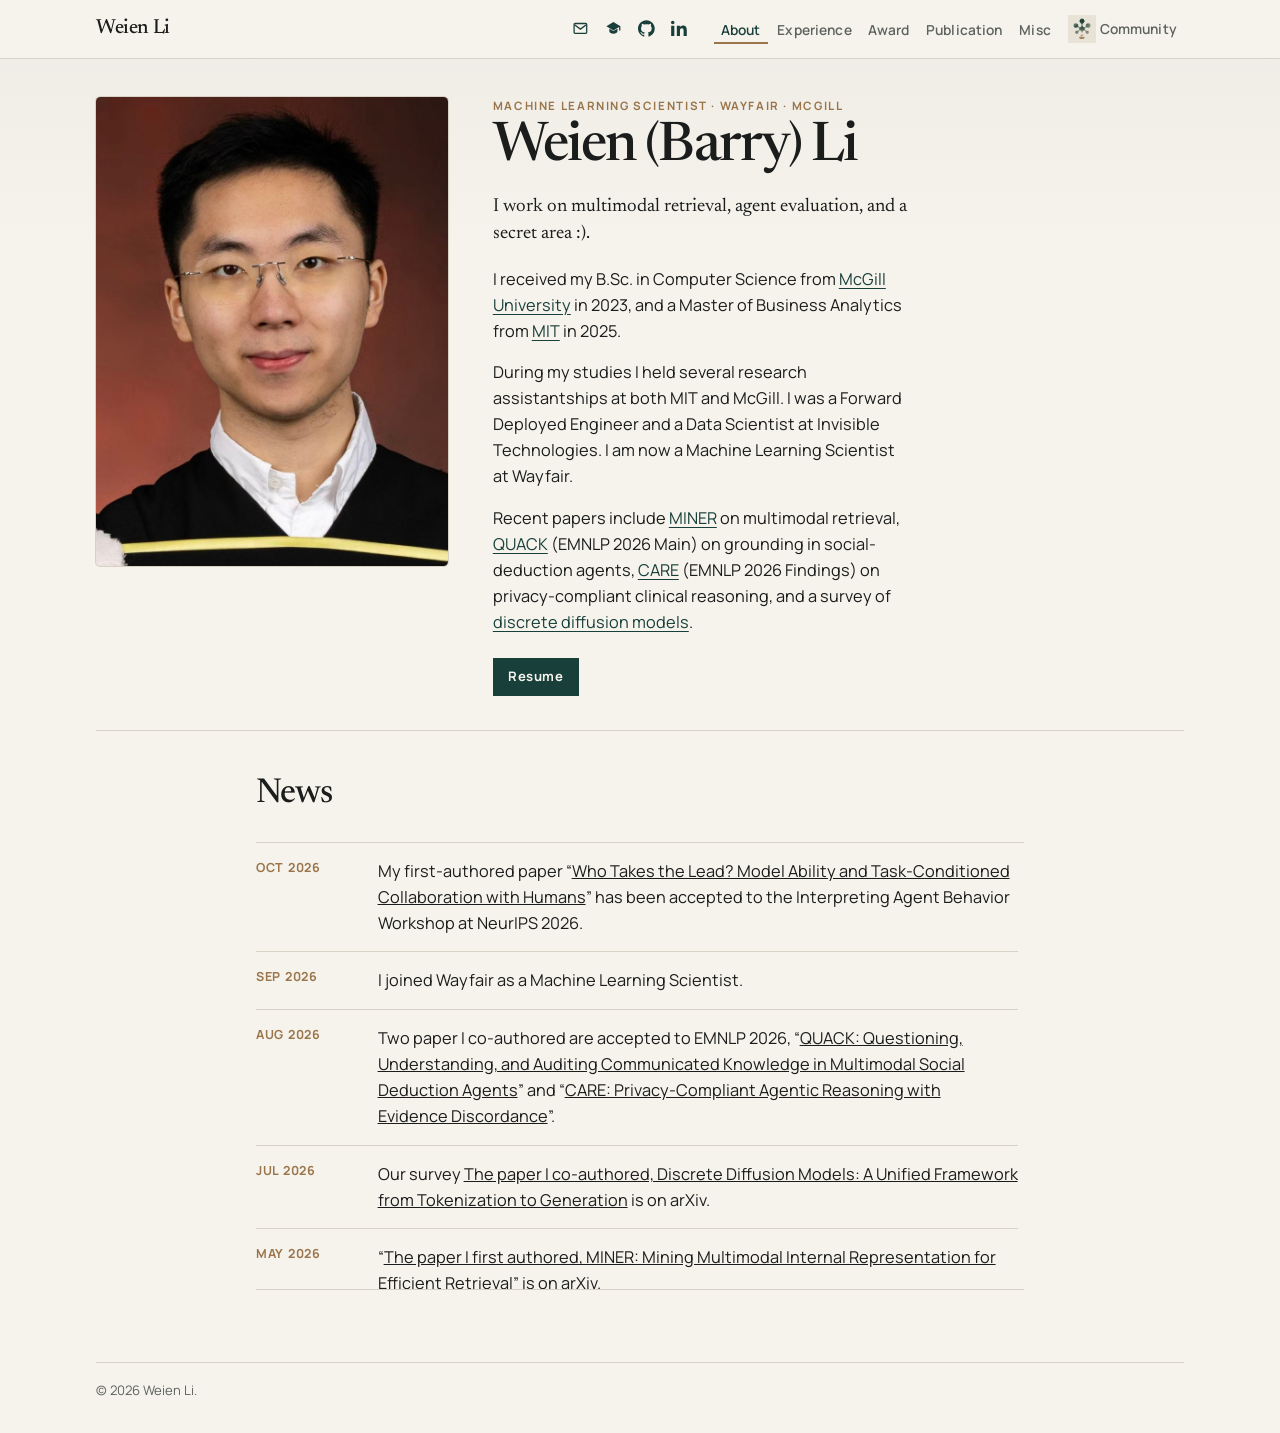
<file: index.html>
<!doctype html>
<html lang="en">
<head>
  <meta charset="utf-8">
  <meta name="viewport" content="width=device-width, initial-scale=1">
  <meta name="description" content="Weien (Barry) Li — Machine Learning Scientist at Wayfair. Multimodal retrieval, agent evaluation, and applied ML.">
  <title>Weien (Barry) Li</title>
  <link rel="icon" href="/assets/images/favicon.png" type="image/png" sizes="64x64">
  <link rel="icon" href="/favicon.ico" sizes="any">
  <link rel="apple-touch-icon" href="/assets/apple-touch-icon.png">
  <link rel="stylesheet" href="/css/site.css">
</head>
<body class="rs-body">
<a class="rs-skip" href="#main">Skip to content</a>
<header class="rs-bar">
  <div class="rs-bar__inner">
    <a class="rs-name" href="/">Weien Li</a>
    <button class="rs-menu" type="button" aria-expanded="false" aria-controls="rs-nav" data-rs-menu>Menu</button>
    <nav class="rs-nav" id="rs-nav" aria-label="Personal site">
      <ul class="rs-icons">
        <li>
          <a class="rs-icon" href="mailto:barryl09@alum.mit.edu" aria-label="Email">
            <svg viewBox="0 0 24 24" fill="none" stroke="currentColor" stroke-width="1.8" aria-hidden="true"><rect x="3" y="5" width="18" height="14" rx="1.5"/><path d="m4 7 8 6 8-6"/></svg>
          </a>
        </li>
        <li>
          <a class="rs-icon" href="https://scholar.google.com/citations?user=R1kv9EcAAAAJ&hl=en" target="_blank" rel="noopener noreferrer" aria-label="Google Scholar">
            <svg viewBox="0 0 24 24" fill="currentColor" aria-hidden="true"><path d="M12 3 2 9l10 6 8.2-4.92V15H22V9L12 3z"/><path d="M6.2 12.4V16c0 2 2.7 3.6 5.8 3.6s5.8-1.6 5.8-3.6v-3.6l-5.8 3.48L6.2 12.4z"/></svg>
          </a>
        </li>
        <li>
          <a class="rs-icon" href="https://github.com/WeienLi" target="_blank" rel="noopener noreferrer" aria-label="GitHub">
            <svg viewBox="0 0 98 96" fill="currentColor" aria-hidden="true"><path fill-rule="evenodd" d="M48.854 0C21.839 0 0 22 0 49.217c0 21.756 13.993 40.172 33.405 46.69 2.427.49 3.316-1.059 3.316-2.362 0-1.141-.08-5.052-.08-9.127-13.59 2.777-16.42-5.867-16.42-5.867-2.184-5.704-5.42-7.17-5.42-7.17-4.448-3.015.324-3.015.324-3.015 4.934.326 7.523 5.052 7.523 5.052 4.367 7.496 11.404 5.378 14.235 4.074.404-3.178 1.699-5.378 3.074-6.6-10.839-1.141-22.243-5.378-22.243-24.283 0-5.378 1.94-9.778 5.014-13.2-.485-1.222-2.184-6.275.486-13.038 0 0 4.125-1.304 13.426 5.052a46.97 46.97 0 0 1 12.214-1.63c4.125 0 8.33.571 12.213 1.63 9.302-6.356 13.427-5.052 13.427-5.052 2.67 6.763.97 11.816.485 13.038 3.155 3.422 5.015 7.822 5.015 13.2 0 18.905-11.404 23.06-22.324 24.283 1.78 1.548 3.316 4.481 3.316 9.126 0 6.6-.08 11.897-.08 13.526 0 1.304.89 2.853 3.316 2.364 19.412-6.52 33.405-24.935 33.405-46.691C97.707 22 75.788 0 48.854 0z"/></svg>
          </a>
        </li>
        <li>
          <a class="rs-icon" href="https://www.linkedin.com/in/barry-li-0567151b5/" target="_blank" rel="noopener noreferrer" aria-label="LinkedIn">
            <svg viewBox="0 0 24 24" fill="currentColor" aria-hidden="true"><path d="M4.98 3.5C4.98 4.88 3.88 6 2.5 6S0 4.88 0 3.5 1.12 1 2.5 1s2.48 1.12 2.48 2.5zM.22 8.25h4.56V23H.22V8.25zM8.34 8.25h4.37v2.01h.06c.61-1.16 2.1-2.38 4.32-2.38 4.62 0 5.47 3.04 5.47 7v8.12h-4.56v-7.2c0-1.72-.03-3.93-2.4-3.93-2.4 0-2.77 1.87-2.77 3.8V23H8.34V8.25z"/></svg>
          </a>
        </li>
      </ul>
      <ul class="rs-links">
        <li><a href="/" class="is-current" aria-current="page">About</a></li>
        <li><a href="/experience/">Experience</a></li>
        <li><a href="/award/">Award</a></li>
        <li><a href="/publication/">Publication</a></li>
        <li><a href="/misc/">Misc</a></li>
        <li><a class="rs-community" href="https://new-ground-ai.github.io/" target="_blank" rel="noopener noreferrer"><img src="/assets/images/new-ground-ai.png" alt="" width="28" height="28">Community</a></li>
      </ul>
    </nav>
  </div>
</header>
<main class="rs-main" id="main">
  <header class="rs-hero">
    <figure class="rs-portrait">
      <div class="rs-photo">
        <img src="/assets/images/barry.jpg" alt="Portrait of Weien (Barry) Li">
      </div>
    </figure>
    <div class="rs-hero__copy">
      <p class="rs-kicker">Machine Learning Scientist · Wayfair · McGill</p>
      <h1>Weien (Barry) Li</h1>
      <p class="rs-lead">I work on multimodal retrieval, agent evaluation, and a secret area :).</p>
      <div class="rs-prose">
        <p>I received my B.Sc. in Computer Science from <a href="https://www.mcgill.ca/" target="_blank" rel="noopener noreferrer">McGill University</a> in 2023, and a Master of Business Analytics from <a href="https://mitsloan.mit.edu/" target="_blank" rel="noopener noreferrer">MIT</a> in 2025.</p>
        <p>During my studies I held several research assistantships at both MIT and McGill. I was a Forward Deployed Engineer and a Data Scientist at Invisible Technologies. I am now a Machine Learning Scientist at Wayfair.</p>
        <p>Recent papers include <a href="https://aaaaa-academia-attractions.github.io/projects/miner/">MINER</a> on multimodal retrieval, <a href="https://aaaaa-academia-attractions.github.io/projects/quack/">QUACK</a> (EMNLP 2026 Main) on grounding in social-deduction agents, <a href="https://aaaaa-academia-attractions.github.io/projects/care/">CARE</a> (EMNLP 2026 Findings) on privacy-compliant clinical reasoning, and a survey of <a href="https://aaaaa-academia-attractions.github.io/projects/discrete-diffusion/">discrete diffusion models</a>.</p>
      </div>
      <div class="rs-actions">
        <a class="rs-cv" href="/assets/pdf/barry_resume.pdf" target="_blank" rel="noopener noreferrer">Resume</a>
      </div>
    </div>
  </header>

  <section class="rs-section" aria-labelledby="news-heading">
    <h2 id="news-heading">News</h2>
    <div class="rs-news-scroll" data-rs-news tabindex="0" role="region" aria-labelledby="news-heading">
    <ol class="rs-news">
      <li>
        <time datetime="2026-10">Oct 2026</time>
        <p>My first-authored paper “<a href="https://openreview.net/forum?id=3WETVAe8Cc" target="_blank" rel="noopener noreferrer">Who Takes the Lead? Model Ability and Task-Conditioned Collaboration with Humans</a>” has been accepted to the Interpreting Agent Behavior Workshop at NeurIPS 2026.</p>
      </li>
      <li>
        <time datetime="2026-09">Sep 2026</time>
        <p>I joined Wayfair as a Machine Learning Scientist.</p>
      </li>
      <li>
        <time datetime="2026-08">Aug 2026</time>
        <p>Two paper I co-authored are accepted to EMNLP 2026, “<a href="https://arxiv.org/abs/2605.27068" target="_blank" rel="noopener noreferrer">QUACK: Questioning, Understanding, and Auditing Communicated Knowledge in Multimodal Social Deduction Agents</a>” and “<a href="https://arxiv.org/abs/2604.01113" target="_blank" rel="noopener noreferrer">CARE: Privacy-Compliant Agentic Reasoning with Evidence Discordance</a>”.</p>
      </li>
      <li>
        <time datetime="2026-07">Jul 2026</time>
        <p>Our survey <a href="https://arxiv.org/abs/2607.13431" target="_blank" rel="noopener noreferrer">The paper I co-authored, Discrete Diffusion Models: A Unified Framework from Tokenization to Generation</a> is on arXiv.</p>
      </li>
      <li>
        <time datetime="2026-05">May 2026</time>
        <p>“<a href="https://arxiv.org/abs/2605.06460" target="_blank" rel="noopener noreferrer">The paper I first authored, MINER: Mining Multimodal Internal Representation for Efficient Retrieval</a>” is on arXiv.</p>
      </li>
      <li>
        <time datetime="2025-09">Oct 2025</time>
        <p>I joined Invisible Technologies as a Data Scientist/Forward Deployed Engineer.</p>
      </li>
      <li>
        <time datetime="2025-09">Sep 2025</time>
        <p>I received a Master of Business Analytics from MIT.</p>
      </li>
      <li>
        <time datetime="2024-09">Sep 2024</time>
        <p>I started working as a research assistant at MIT with Prof. Vivek Farias and Meta.</p>
      </li>
      <li>
        <time datetime="2023-05">May 2023</time>
        <p>I graduated from McGill University with a B.Sc. in Computer Science with distinction.</p>
      </li>
    </ol>
    </div>
  </section>
</main>
<footer class="rs-foot">
  <p>© 2026 Weien Li.</p>
</footer>
<script src="/js/nav.js" defer></script>
</body>
</html>
</file>
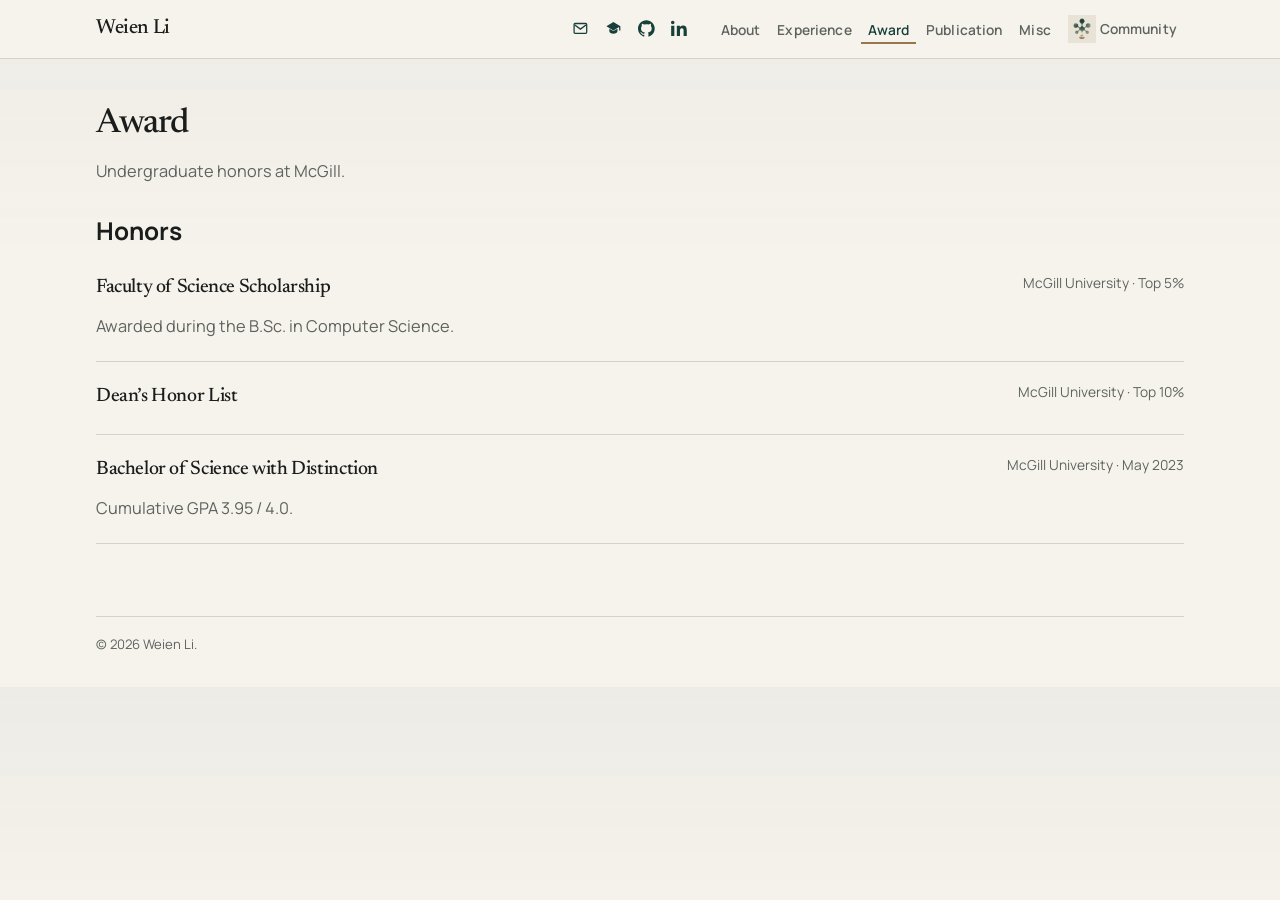
<file: award/index.html>
<!doctype html>
<html lang="en">
<head>
  <meta charset="utf-8">
  <meta name="viewport" content="width=device-width, initial-scale=1">
  <meta name="description" content="Honors and certificates of Weien (Barry) Li.">
  <title>Award | Weien (Barry) Li</title>
  <link rel="icon" href="/assets/images/favicon.png" type="image/png" sizes="64x64">
  <link rel="icon" href="/favicon.ico" sizes="any">
  <link rel="apple-touch-icon" href="/assets/apple-touch-icon.png">
  <link rel="stylesheet" href="/css/site.css">
</head>
<body class="rs-body">
<a class="rs-skip" href="#main">Skip to content</a>
<header class="rs-bar">
  <div class="rs-bar__inner">
    <a class="rs-name" href="/">Weien Li</a>
    <button class="rs-menu" type="button" aria-expanded="false" aria-controls="rs-nav" data-rs-menu>Menu</button>
    <nav class="rs-nav" id="rs-nav" aria-label="Personal site">
      <ul class="rs-icons">
        <li>
          <a class="rs-icon" href="mailto:barryl09@alum.mit.edu" aria-label="Email">
            <svg viewBox="0 0 24 24" fill="none" stroke="currentColor" stroke-width="1.8" aria-hidden="true"><rect x="3" y="5" width="18" height="14" rx="1.5"/><path d="m4 7 8 6 8-6"/></svg>
          </a>
        </li>
        <li>
          <a class="rs-icon" href="https://scholar.google.com/citations?user=R1kv9EcAAAAJ&hl=en" target="_blank" rel="noopener noreferrer" aria-label="Google Scholar">
            <svg viewBox="0 0 24 24" fill="currentColor" aria-hidden="true"><path d="M12 3 2 9l10 6 8.2-4.92V15H22V9L12 3z"/><path d="M6.2 12.4V16c0 2 2.7 3.6 5.8 3.6s5.8-1.6 5.8-3.6v-3.6l-5.8 3.48L6.2 12.4z"/></svg>
          </a>
        </li>
        <li>
          <a class="rs-icon" href="https://github.com/WeienLi" target="_blank" rel="noopener noreferrer" aria-label="GitHub">
            <svg viewBox="0 0 98 96" fill="currentColor" aria-hidden="true"><path fill-rule="evenodd" d="M48.854 0C21.839 0 0 22 0 49.217c0 21.756 13.993 40.172 33.405 46.69 2.427.49 3.316-1.059 3.316-2.362 0-1.141-.08-5.052-.08-9.127-13.59 2.777-16.42-5.867-16.42-5.867-2.184-5.704-5.42-7.17-5.42-7.17-4.448-3.015.324-3.015.324-3.015 4.934.326 7.523 5.052 7.523 5.052 4.367 7.496 11.404 5.378 14.235 4.074.404-3.178 1.699-5.378 3.074-6.6-10.839-1.141-22.243-5.378-22.243-24.283 0-5.378 1.94-9.778 5.014-13.2-.485-1.222-2.184-6.275.486-13.038 0 0 4.125-1.304 13.426 5.052a46.97 46.97 0 0 1 12.214-1.63c4.125 0 8.33.571 12.213 1.63 9.302-6.356 13.427-5.052 13.427-5.052 2.67 6.763.97 11.816.485 13.038 3.155 3.422 5.015 7.822 5.015 13.2 0 18.905-11.404 23.06-22.324 24.283 1.78 1.548 3.316 4.481 3.316 9.126 0 6.6-.08 11.897-.08 13.526 0 1.304.89 2.853 3.316 2.364 19.412-6.52 33.405-24.935 33.405-46.691C97.707 22 75.788 0 48.854 0z"/></svg>
          </a>
        </li>
        <li>
          <a class="rs-icon" href="https://www.linkedin.com/in/barry-li-0567151b5/" target="_blank" rel="noopener noreferrer" aria-label="LinkedIn">
            <svg viewBox="0 0 24 24" fill="currentColor" aria-hidden="true"><path d="M4.98 3.5C4.98 4.88 3.88 6 2.5 6S0 4.88 0 3.5 1.12 1 2.5 1s2.48 1.12 2.48 2.5zM.22 8.25h4.56V23H.22V8.25zM8.34 8.25h4.37v2.01h.06c.61-1.16 2.1-2.38 4.32-2.38 4.62 0 5.47 3.04 5.47 7v8.12h-4.56v-7.2c0-1.72-.03-3.93-2.4-3.93-2.4 0-2.77 1.87-2.77 3.8V23H8.34V8.25z"/></svg>
          </a>
        </li>
      </ul>
      <ul class="rs-links">
        <li><a href="/">About</a></li>
        <li><a href="/experience/">Experience</a></li>
        <li><a href="/award/" class="is-current" aria-current="page">Award</a></li>
        <li><a href="/publication/">Publication</a></li>
        <li><a href="/misc/">Misc</a></li>
        <li><a class="rs-community" href="https://new-ground-ai.github.io/" target="_blank" rel="noopener noreferrer"><img src="/assets/images/new-ground-ai.png" alt="" width="28" height="28">Community</a></li>
      </ul>
    </nav>
  </div>
</header>
<main class="rs-main" id="main">
  <header>
    <h1 class="rs-page-title">Award</h1>
    <p class="rs-page-lead">Undergraduate honors at McGill.</p>
  </header>

  <section class="rs-group" aria-labelledby="honor-heading">
    <h2 id="honor-heading">Honors</h2>
    <article class="rs-honor">
      <div class="rs-honor__top">
        <h3>Faculty of Science Scholarship</h3>
        <p class="rs-when">McGill University · Top 5%</p>
      </div>
      <p class="rs-note">Awarded during the B.Sc. in Computer Science.</p>
    </article>
    <article class="rs-honor">
      <div class="rs-honor__top">
        <h3>Dean’s Honor List</h3>
        <p class="rs-when">McGill University · Top 10%</p>
      </div>
    </article>
    <article class="rs-honor">
      <div class="rs-honor__top">
        <h3>Bachelor of Science with Distinction</h3>
        <p class="rs-when">McGill University · May 2023</p>
      </div>
      <p class="rs-note">Cumulative GPA 3.95 / 4.0.</p>
    </article>
  </section>
</main>
<footer class="rs-foot">
  <p>© 2026 Weien Li.</p>
</footer>
<script src="/js/nav.js" defer></script>
</body>
</html>
</file>
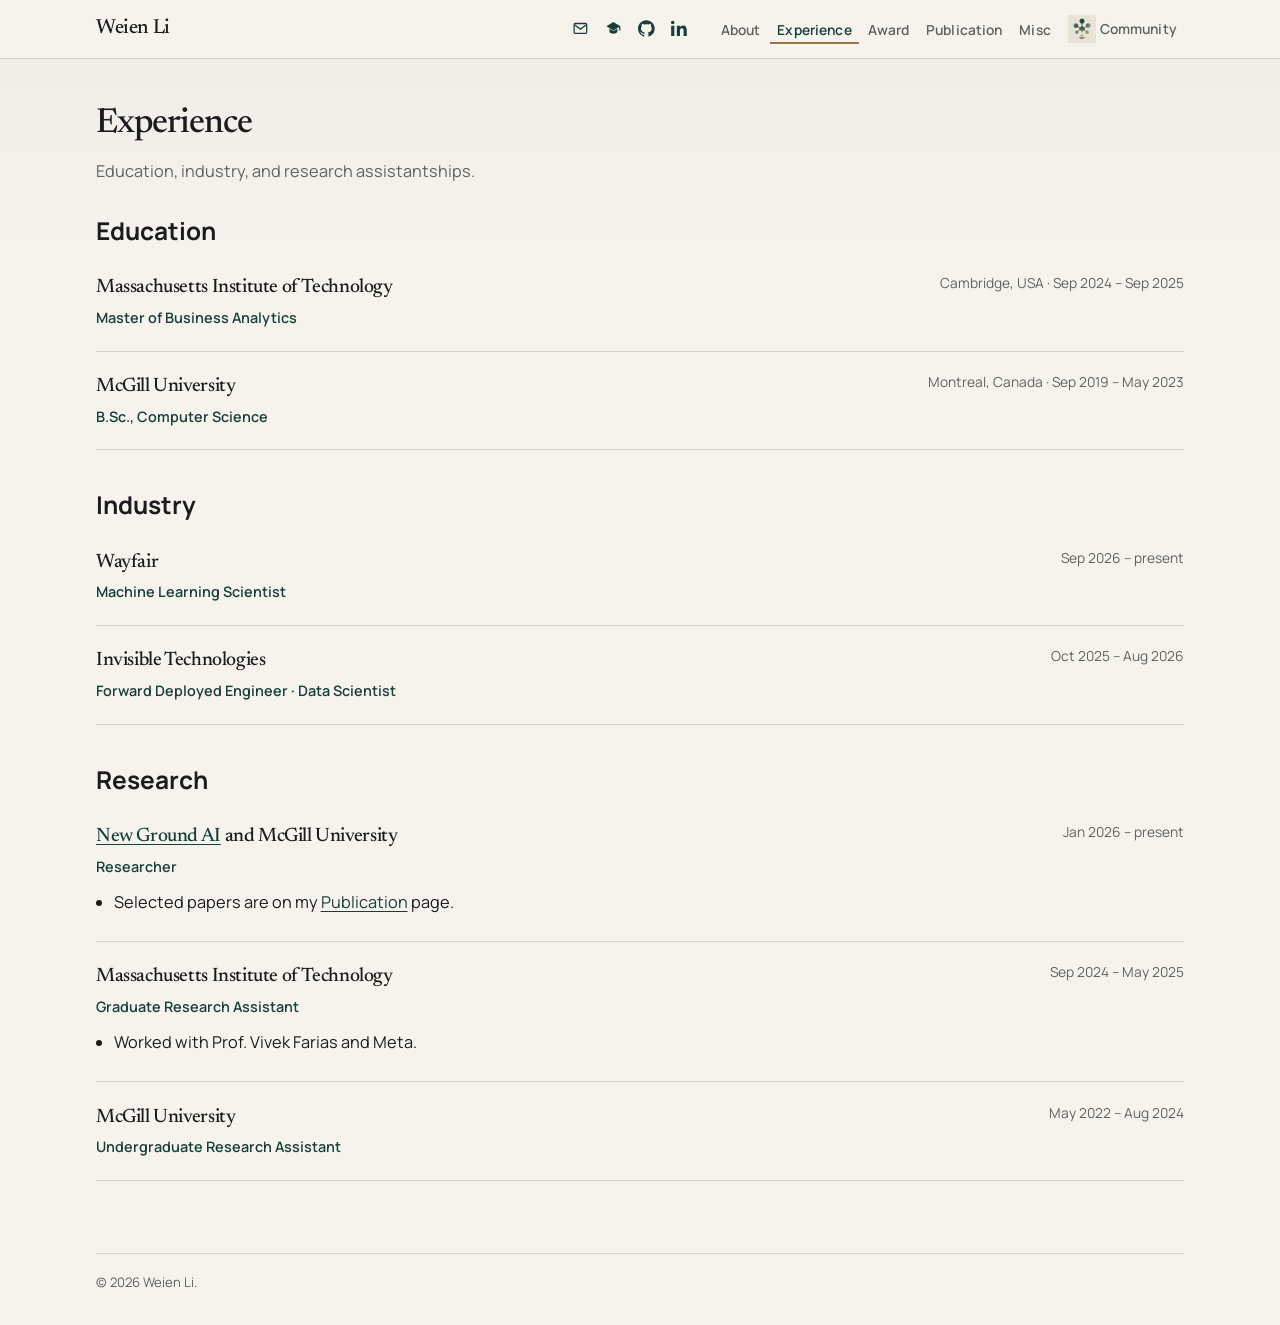
<file: experience/index.html>
<!doctype html>
<html lang="en">
<head>
  <meta charset="utf-8">
  <meta name="viewport" content="width=device-width, initial-scale=1">
  <meta name="description" content="Education, industry, and research experience of Weien (Barry) Li.">
  <title>Experience | Weien (Barry) Li</title>
  <link rel="icon" href="/assets/images/favicon.png" type="image/png" sizes="64x64">
  <link rel="icon" href="/favicon.ico" sizes="any">
  <link rel="apple-touch-icon" href="/assets/apple-touch-icon.png">
  <link rel="stylesheet" href="/css/site.css">
</head>
<body class="rs-body">
<a class="rs-skip" href="#main">Skip to content</a>
<header class="rs-bar">
  <div class="rs-bar__inner">
    <a class="rs-name" href="/">Weien Li</a>
    <button class="rs-menu" type="button" aria-expanded="false" aria-controls="rs-nav" data-rs-menu>Menu</button>
    <nav class="rs-nav" id="rs-nav" aria-label="Personal site">
      <ul class="rs-icons">
        <li>
          <a class="rs-icon" href="mailto:barryl09@alum.mit.edu" aria-label="Email">
            <svg viewBox="0 0 24 24" fill="none" stroke="currentColor" stroke-width="1.8" aria-hidden="true"><rect x="3" y="5" width="18" height="14" rx="1.5"/><path d="m4 7 8 6 8-6"/></svg>
          </a>
        </li>
        <li>
          <a class="rs-icon" href="https://scholar.google.com/citations?user=R1kv9EcAAAAJ&hl=en" target="_blank" rel="noopener noreferrer" aria-label="Google Scholar">
            <svg viewBox="0 0 24 24" fill="currentColor" aria-hidden="true"><path d="M12 3 2 9l10 6 8.2-4.92V15H22V9L12 3z"/><path d="M6.2 12.4V16c0 2 2.7 3.6 5.8 3.6s5.8-1.6 5.8-3.6v-3.6l-5.8 3.48L6.2 12.4z"/></svg>
          </a>
        </li>
        <li>
          <a class="rs-icon" href="https://github.com/WeienLi" target="_blank" rel="noopener noreferrer" aria-label="GitHub">
            <svg viewBox="0 0 98 96" fill="currentColor" aria-hidden="true"><path fill-rule="evenodd" d="M48.854 0C21.839 0 0 22 0 49.217c0 21.756 13.993 40.172 33.405 46.69 2.427.49 3.316-1.059 3.316-2.362 0-1.141-.08-5.052-.08-9.127-13.59 2.777-16.42-5.867-16.42-5.867-2.184-5.704-5.42-7.17-5.42-7.17-4.448-3.015.324-3.015.324-3.015 4.934.326 7.523 5.052 7.523 5.052 4.367 7.496 11.404 5.378 14.235 4.074.404-3.178 1.699-5.378 3.074-6.6-10.839-1.141-22.243-5.378-22.243-24.283 0-5.378 1.94-9.778 5.014-13.2-.485-1.222-2.184-6.275.486-13.038 0 0 4.125-1.304 13.426 5.052a46.97 46.97 0 0 1 12.214-1.63c4.125 0 8.33.571 12.213 1.63 9.302-6.356 13.427-5.052 13.427-5.052 2.67 6.763.97 11.816.485 13.038 3.155 3.422 5.015 7.822 5.015 13.2 0 18.905-11.404 23.06-22.324 24.283 1.78 1.548 3.316 4.481 3.316 9.126 0 6.6-.08 11.897-.08 13.526 0 1.304.89 2.853 3.316 2.364 19.412-6.52 33.405-24.935 33.405-46.691C97.707 22 75.788 0 48.854 0z"/></svg>
          </a>
        </li>
        <li>
          <a class="rs-icon" href="https://www.linkedin.com/in/barry-li-0567151b5/" target="_blank" rel="noopener noreferrer" aria-label="LinkedIn">
            <svg viewBox="0 0 24 24" fill="currentColor" aria-hidden="true"><path d="M4.98 3.5C4.98 4.88 3.88 6 2.5 6S0 4.88 0 3.5 1.12 1 2.5 1s2.48 1.12 2.48 2.5zM.22 8.25h4.56V23H.22V8.25zM8.34 8.25h4.37v2.01h.06c.61-1.16 2.1-2.38 4.32-2.38 4.62 0 5.47 3.04 5.47 7v8.12h-4.56v-7.2c0-1.72-.03-3.93-2.4-3.93-2.4 0-2.77 1.87-2.77 3.8V23H8.34V8.25z"/></svg>
          </a>
        </li>
      </ul>
      <ul class="rs-links">
        <li><a href="/">About</a></li>
        <li><a href="/experience/" class="is-current" aria-current="page">Experience</a></li>
        <li><a href="/award/">Award</a></li>
        <li><a href="/publication/">Publication</a></li>
        <li><a href="/misc/">Misc</a></li>
        <li><a class="rs-community" href="https://new-ground-ai.github.io/" target="_blank" rel="noopener noreferrer"><img src="/assets/images/new-ground-ai.png" alt="" width="28" height="28">Community</a></li>
      </ul>
    </nav>
  </div>
</header>
<main class="rs-main" id="main">
  <header>
    <h1 class="rs-page-title">Experience</h1>
    <p class="rs-page-lead">Education, industry, and research assistantships.</p>
  </header>

  <section class="rs-group" aria-labelledby="edu-heading">
    <h2 id="edu-heading">Education</h2>
    <article class="rs-job">
      <div class="rs-job__top">
        <h3>Massachusetts Institute of Technology</h3>
        <p class="rs-when">Cambridge, USA · Sep 2024 – Sep 2025</p>
      </div>
      <p class="rs-role">Master of Business Analytics</p>
    </article>
    <article class="rs-job">
      <div class="rs-job__top">
        <h3>McGill University</h3>
        <p class="rs-when">Montreal, Canada · Sep 2019 – May 2023</p>
      </div>
      <p class="rs-role">B.Sc., Computer Science</p>
    </article>
  </section>

  <section class="rs-group" aria-labelledby="work-heading">
    <h2 id="work-heading">Industry</h2>
    <article class="rs-job">
      <div class="rs-job__top">
        <h3>Wayfair</h3>
        <p class="rs-when">Sep 2026 – present</p>
      </div>
      <p class="rs-role">Machine Learning Scientist</p>
    </article>
    <article class="rs-job">
      <div class="rs-job__top">
        <h3>Invisible Technologies</h3>
        <p class="rs-when">Oct 2025 – Aug 2026</p>
      </div>
      <p class="rs-role">Forward Deployed Engineer · Data Scientist</p>
    </article>
  </section>

  <section class="rs-group" aria-labelledby="research-heading">
    <h2 id="research-heading">Research</h2>
    <article class="rs-job">
      <div class="rs-job__top">
        <h3><a href="https://new-ground-ai.github.io/" target="_blank" rel="noopener noreferrer">New Ground AI</a> and McGill University</h3>
        <p class="rs-when">Jan 2026 – present</p>
      </div>
      <p class="rs-role">Researcher</p>
      <ul>
        <li>Selected papers are on my <a href="/publication/">Publication</a> page.</li>
      </ul>
    </article>
    <article class="rs-job">
      <div class="rs-job__top">
        <h3>Massachusetts Institute of Technology</h3>
        <p class="rs-when">Sep 2024 – May 2025</p>
      </div>
      <p class="rs-role">Graduate Research Assistant</p>
      <ul>
        <li>Worked with Prof. Vivek Farias and Meta.</li>
      </ul>
    </article>
    <article class="rs-job">
      <div class="rs-job__top">
        <h3>McGill University</h3>
        <p class="rs-when">May 2022 – Aug 2024</p>
      </div>
      <p class="rs-role">Undergraduate Research Assistant</p>
    </article>
  </section>
</main>
<footer class="rs-foot">
  <p>© 2026 Weien Li.</p>
</footer>
<script src="/js/nav.js" defer></script>
</body>
</html>
</file>
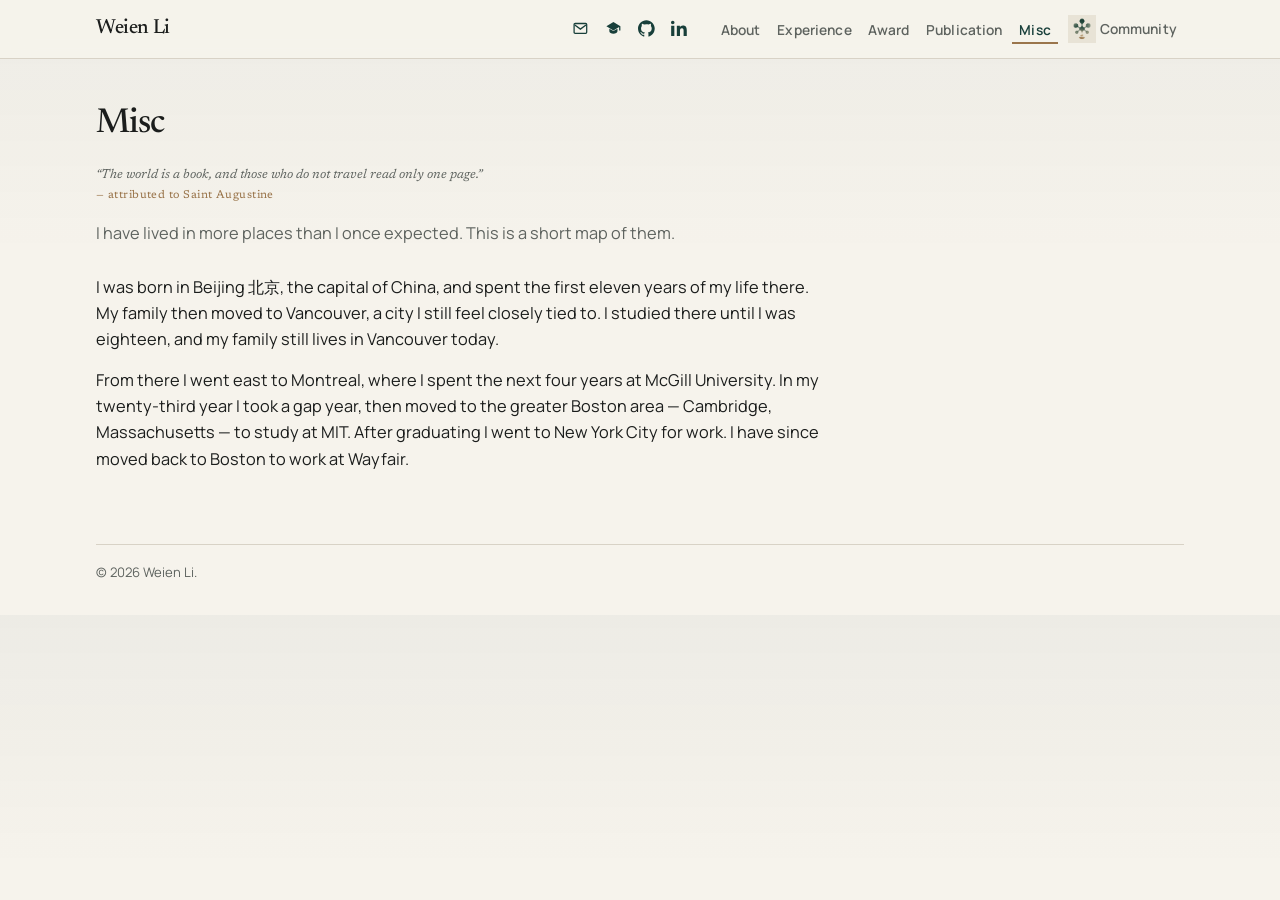
<file: misc/index.html>
<!doctype html>
<html lang="en">
<head>
  <meta charset="utf-8">
  <meta name="viewport" content="width=device-width, initial-scale=1">
  <meta name="description" content="A short note on the places Weien (Barry) Li has lived.">
  <title>Misc | Weien (Barry) Li</title>
  <link rel="icon" href="/assets/images/favicon.png" type="image/png" sizes="64x64">
  <link rel="icon" href="/favicon.ico" sizes="any">
  <link rel="apple-touch-icon" href="/assets/apple-touch-icon.png">
  <link rel="stylesheet" href="/css/site.css">
</head>
<body class="rs-body">
<a class="rs-skip" href="#main">Skip to content</a>
<header class="rs-bar">
  <div class="rs-bar__inner">
    <a class="rs-name" href="/">Weien Li</a>
    <button class="rs-menu" type="button" aria-expanded="false" aria-controls="rs-nav" data-rs-menu>Menu</button>
    <nav class="rs-nav" id="rs-nav" aria-label="Personal site">
      <ul class="rs-icons">
        <li>
          <a class="rs-icon" href="mailto:barryl09@alum.mit.edu" aria-label="Email">
            <svg viewBox="0 0 24 24" fill="none" stroke="currentColor" stroke-width="1.8" aria-hidden="true"><rect x="3" y="5" width="18" height="14" rx="1.5"/><path d="m4 7 8 6 8-6"/></svg>
          </a>
        </li>
        <li>
          <a class="rs-icon" href="https://scholar.google.com/citations?user=R1kv9EcAAAAJ&hl=en" target="_blank" rel="noopener noreferrer" aria-label="Google Scholar">
            <svg viewBox="0 0 24 24" fill="currentColor" aria-hidden="true"><path d="M12 3 2 9l10 6 8.2-4.92V15H22V9L12 3z"/><path d="M6.2 12.4V16c0 2 2.7 3.6 5.8 3.6s5.8-1.6 5.8-3.6v-3.6l-5.8 3.48L6.2 12.4z"/></svg>
          </a>
        </li>
        <li>
          <a class="rs-icon" href="https://github.com/WeienLi" target="_blank" rel="noopener noreferrer" aria-label="GitHub">
            <svg viewBox="0 0 98 96" fill="currentColor" aria-hidden="true"><path fill-rule="evenodd" d="M48.854 0C21.839 0 0 22 0 49.217c0 21.756 13.993 40.172 33.405 46.69 2.427.49 3.316-1.059 3.316-2.362 0-1.141-.08-5.052-.08-9.127-13.59 2.777-16.42-5.867-16.42-5.867-2.184-5.704-5.42-7.17-5.42-7.17-4.448-3.015.324-3.015.324-3.015 4.934.326 7.523 5.052 7.523 5.052 4.367 7.496 11.404 5.378 14.235 4.074.404-3.178 1.699-5.378 3.074-6.6-10.839-1.141-22.243-5.378-22.243-24.283 0-5.378 1.94-9.778 5.014-13.2-.485-1.222-2.184-6.275.486-13.038 0 0 4.125-1.304 13.426 5.052a46.97 46.97 0 0 1 12.214-1.63c4.125 0 8.33.571 12.213 1.63 9.302-6.356 13.427-5.052 13.427-5.052 2.67 6.763.97 11.816.485 13.038 3.155 3.422 5.015 7.822 5.015 13.2 0 18.905-11.404 23.06-22.324 24.283 1.78 1.548 3.316 4.481 3.316 9.126 0 6.6-.08 11.897-.08 13.526 0 1.304.89 2.853 3.316 2.364 19.412-6.52 33.405-24.935 33.405-46.691C97.707 22 75.788 0 48.854 0z"/></svg>
          </a>
        </li>
        <li>
          <a class="rs-icon" href="https://www.linkedin.com/in/barry-li-0567151b5/" target="_blank" rel="noopener noreferrer" aria-label="LinkedIn">
            <svg viewBox="0 0 24 24" fill="currentColor" aria-hidden="true"><path d="M4.98 3.5C4.98 4.88 3.88 6 2.5 6S0 4.88 0 3.5 1.12 1 2.5 1s2.48 1.12 2.48 2.5zM.22 8.25h4.56V23H.22V8.25zM8.34 8.25h4.37v2.01h.06c.61-1.16 2.1-2.38 4.32-2.38 4.62 0 5.47 3.04 5.47 7v8.12h-4.56v-7.2c0-1.72-.03-3.93-2.4-3.93-2.4 0-2.77 1.87-2.77 3.8V23H8.34V8.25z"/></svg>
          </a>
        </li>
      </ul>
      <ul class="rs-links">
        <li><a href="/">About</a></li>
        <li><a href="/experience/">Experience</a></li>
        <li><a href="/award/">Award</a></li>
        <li><a href="/publication/">Publication</a></li>
        <li><a href="/misc/" class="is-current" aria-current="page">Misc</a></li>
        <li><a class="rs-community" href="https://new-ground-ai.github.io/" target="_blank" rel="noopener noreferrer"><img src="/assets/images/new-ground-ai.png" alt="" width="28" height="28">Community</a></li>
      </ul>
    </nav>
  </div>
</header>
<main class="rs-main" id="main">
  <header>
    <h1 class="rs-page-title">Misc</h1>
    <div class="rs-epigraph">
      <p>“The world is a book, and those who do not travel read only one page.”</p>
      <p class="rs-epigraph__attr">— attributed to Saint Augustine</p>
    </div>
    <p class="rs-page-lead">I have lived in more places than I once expected. This is a short map of them.</p>
  </header>
  <div class="rs-prose">
    <p>I was born in Beijing 北京, the capital of China, and spent the first eleven years of my life there. My family then moved to Vancouver, a city I still feel closely tied to. I studied there until I was eighteen, and my family still lives in Vancouver today.</p>
    <p>From there I went east to Montreal, where I spent the next four years at McGill University. In my twenty-third year I took a gap year, then moved to the greater Boston area — Cambridge, Massachusetts — to study at MIT. After graduating I went to New York City for work. I have since moved back to Boston to work at Wayfair.</p>
  </div>
</main>
<footer class="rs-foot">
  <p>© 2026 Weien Li.</p>
</footer>
<script src="/js/nav.js" defer></script>
</body>
</html>
</file>
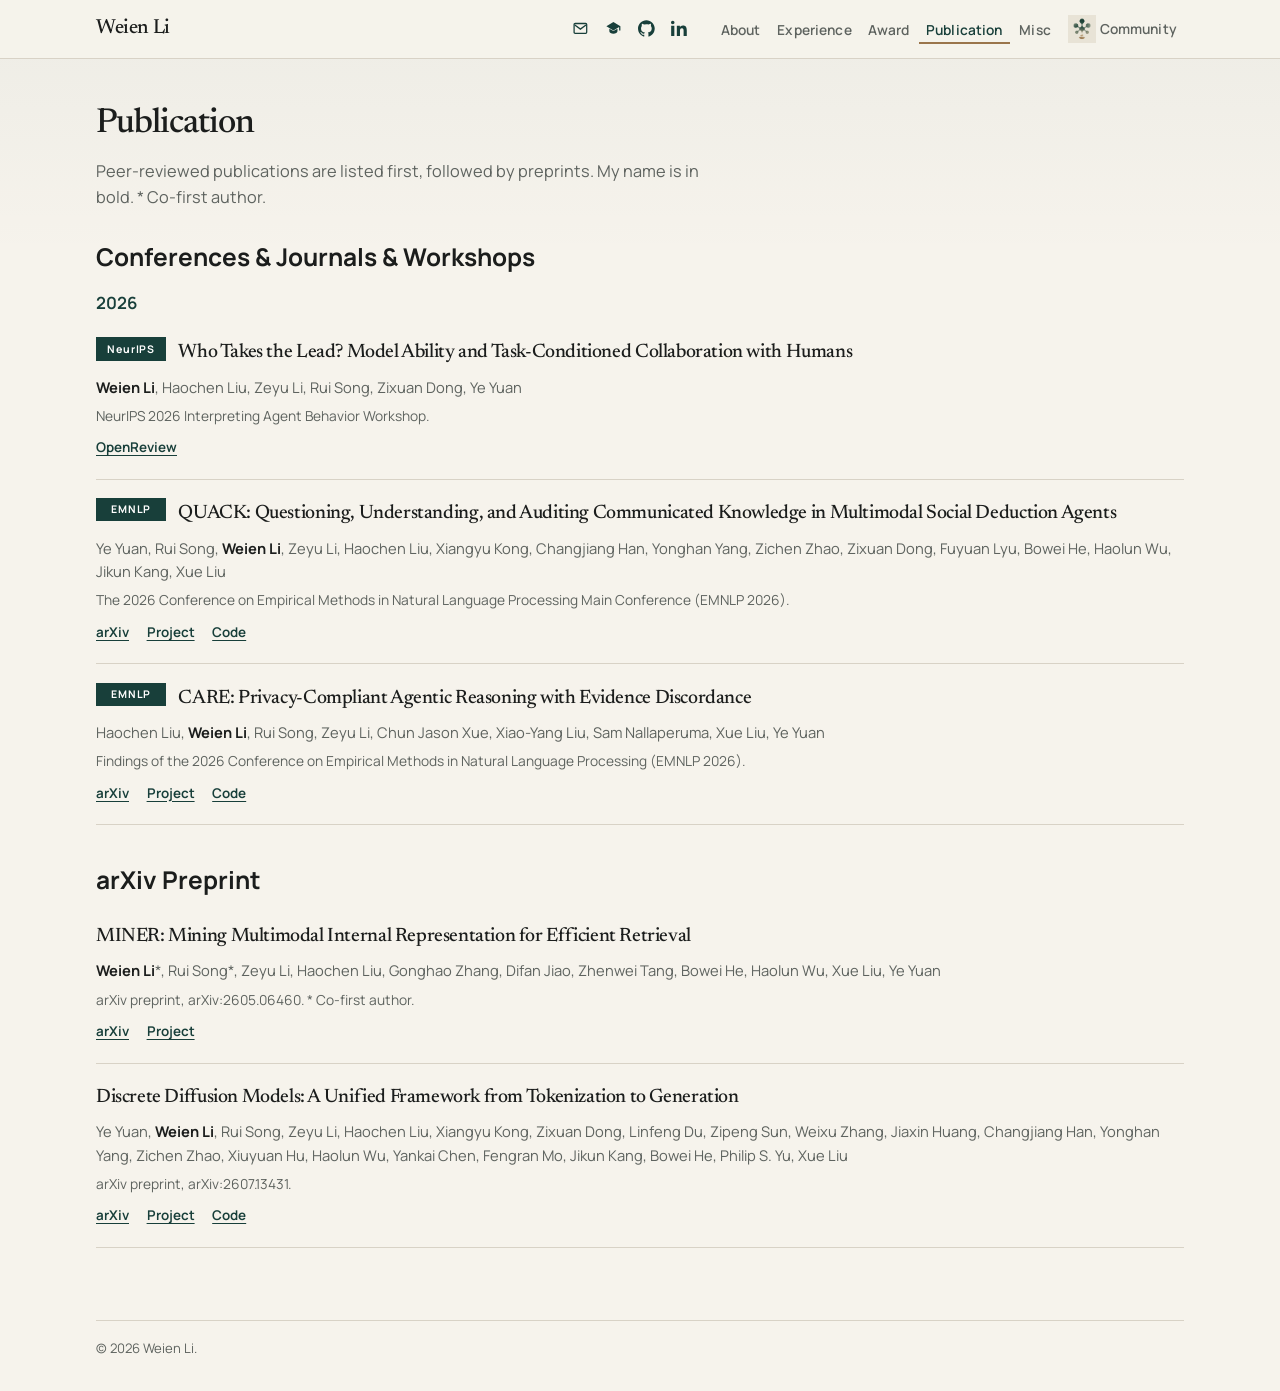
<file: publication/index.html>
<!doctype html>
<html lang="en">
<head>
  <meta charset="utf-8">
  <meta name="viewport" content="width=device-width, initial-scale=1">
  <meta name="description" content="Papers by Weien (Barry) Li.">
  <title>Publication | Weien (Barry) Li</title>
  <link rel="icon" href="/assets/images/favicon.png" type="image/png" sizes="64x64">
  <link rel="icon" href="/favicon.ico" sizes="any">
  <link rel="apple-touch-icon" href="/assets/apple-touch-icon.png">
  <link rel="stylesheet" href="/css/site.css">
</head>
<body class="rs-body">
<a class="rs-skip" href="#main">Skip to content</a>
<header class="rs-bar">
  <div class="rs-bar__inner">
    <a class="rs-name" href="/">Weien Li</a>
    <button class="rs-menu" type="button" aria-expanded="false" aria-controls="rs-nav" data-rs-menu>Menu</button>
    <nav class="rs-nav" id="rs-nav" aria-label="Personal site">
      <ul class="rs-icons">
        <li>
          <a class="rs-icon" href="mailto:barryl09@alum.mit.edu" aria-label="Email">
            <svg viewBox="0 0 24 24" fill="none" stroke="currentColor" stroke-width="1.8" aria-hidden="true"><rect x="3" y="5" width="18" height="14" rx="1.5"/><path d="m4 7 8 6 8-6"/></svg>
          </a>
        </li>
        <li>
          <a class="rs-icon" href="https://scholar.google.com/citations?user=R1kv9EcAAAAJ&hl=en" target="_blank" rel="noopener noreferrer" aria-label="Google Scholar">
            <svg viewBox="0 0 24 24" fill="currentColor" aria-hidden="true"><path d="M12 3 2 9l10 6 8.2-4.92V15H22V9L12 3z"/><path d="M6.2 12.4V16c0 2 2.7 3.6 5.8 3.6s5.8-1.6 5.8-3.6v-3.6l-5.8 3.48L6.2 12.4z"/></svg>
          </a>
        </li>
        <li>
          <a class="rs-icon" href="https://github.com/WeienLi" target="_blank" rel="noopener noreferrer" aria-label="GitHub">
            <svg viewBox="0 0 98 96" fill="currentColor" aria-hidden="true"><path fill-rule="evenodd" d="M48.854 0C21.839 0 0 22 0 49.217c0 21.756 13.993 40.172 33.405 46.69 2.427.49 3.316-1.059 3.316-2.362 0-1.141-.08-5.052-.08-9.127-13.59 2.777-16.42-5.867-16.42-5.867-2.184-5.704-5.42-7.17-5.42-7.17-4.448-3.015.324-3.015.324-3.015 4.934.326 7.523 5.052 7.523 5.052 4.367 7.496 11.404 5.378 14.235 4.074.404-3.178 1.699-5.378 3.074-6.6-10.839-1.141-22.243-5.378-22.243-24.283 0-5.378 1.94-9.778 5.014-13.2-.485-1.222-2.184-6.275.486-13.038 0 0 4.125-1.304 13.426 5.052a46.97 46.97 0 0 1 12.214-1.63c4.125 0 8.33.571 12.213 1.63 9.302-6.356 13.427-5.052 13.427-5.052 2.67 6.763.97 11.816.485 13.038 3.155 3.422 5.015 7.822 5.015 13.2 0 18.905-11.404 23.06-22.324 24.283 1.78 1.548 3.316 4.481 3.316 9.126 0 6.6-.08 11.897-.08 13.526 0 1.304.89 2.853 3.316 2.364 19.412-6.52 33.405-24.935 33.405-46.691C97.707 22 75.788 0 48.854 0z"/></svg>
          </a>
        </li>
        <li>
          <a class="rs-icon" href="https://www.linkedin.com/in/barry-li-0567151b5/" target="_blank" rel="noopener noreferrer" aria-label="LinkedIn">
            <svg viewBox="0 0 24 24" fill="currentColor" aria-hidden="true"><path d="M4.98 3.5C4.98 4.88 3.88 6 2.5 6S0 4.88 0 3.5 1.12 1 2.5 1s2.48 1.12 2.48 2.5zM.22 8.25h4.56V23H.22V8.25zM8.34 8.25h4.37v2.01h.06c.61-1.16 2.1-2.38 4.32-2.38 4.62 0 5.47 3.04 5.47 7v8.12h-4.56v-7.2c0-1.72-.03-3.93-2.4-3.93-2.4 0-2.77 1.87-2.77 3.8V23H8.34V8.25z"/></svg>
          </a>
        </li>
      </ul>
      <ul class="rs-links">
        <li><a href="/">About</a></li>
        <li><a href="/experience/">Experience</a></li>
        <li><a href="/award/">Award</a></li>
        <li><a href="/publication/" class="is-current" aria-current="page">Publication</a></li>
        <li><a href="/misc/">Misc</a></li>
        <li><a class="rs-community" href="https://new-ground-ai.github.io/" target="_blank" rel="noopener noreferrer"><img src="/assets/images/new-ground-ai.png" alt="" width="28" height="28">Community</a></li>
      </ul>
    </nav>
  </div>
</header>
<main class="rs-main" id="main">
  <header>
    <h1 class="rs-page-title">Publication</h1>
    <p class="rs-page-lead">Peer-reviewed publications are listed first, followed by preprints. My name is in bold. * Co-first author.</p>
  </header>

  <section class="rs-group" aria-labelledby="conf-heading">
    <h2 id="conf-heading">Conferences &amp; Journals &amp; Workshops</h2>
    <p class="rs-pub-year">2026</p>

  <article class="rs-pub" id="who-takes-the-lead">
    <div class="rs-pub__head">
      <span class="rs-tag">NeurIPS</span>
      <h3>Who Takes the Lead? Model Ability and Task-Conditioned Collaboration with Humans</h3>
    </div>
    <p class="rs-authors"><b>Weien Li</b>, Haochen Liu, Zeyu Li, Rui Song, Zixuan Dong, Ye Yuan</p>
    <p class="rs-venue">NeurIPS 2026 Interpreting Agent Behavior Workshop.</p>
    <nav class="rs-pub__links" aria-label="Who Takes the Lead? links">
      <a href="https://openreview.net/forum?id=3WETVAe8Cc" target="_blank" rel="noopener noreferrer">OpenReview</a>
    </nav>
  </article>

  <article class="rs-pub">
    <div class="rs-pub__head">
      <span class="rs-tag">EMNLP</span>
      <h3>QUACK: Questioning, Understanding, and Auditing Communicated Knowledge in Multimodal Social Deduction Agents</h3>
    </div>
    <p class="rs-authors">Ye Yuan, Rui Song, <b>Weien Li</b>, Zeyu Li, Haochen Liu, Xiangyu Kong, Changjiang Han, Yonghan Yang, Zichen Zhao, Zixuan Dong, Fuyuan Lyu, Bowei He, Haolun Wu, Jikun Kang, Xue Liu</p>
    <p class="rs-venue">The 2026 Conference on Empirical Methods in Natural Language Processing Main Conference (EMNLP 2026).</p>
    <nav class="rs-pub__links" aria-label="QUACK links">
      <a href="https://arxiv.org/abs/2605.27068" target="_blank" rel="noopener noreferrer">arXiv</a>
      <a href="https://aaaaa-academia-attractions.github.io/projects/quack/">Project</a>
      <a href="https://github.com/AAAAA-Academia-Attractions/QUACK" target="_blank" rel="noopener noreferrer">Code</a>
    </nav>
  </article>

  <article class="rs-pub">
    <div class="rs-pub__head">
      <span class="rs-tag">EMNLP</span>
      <h3>CARE: Privacy-Compliant Agentic Reasoning with Evidence Discordance</h3>
    </div>
    <p class="rs-authors">Haochen Liu, <b>Weien Li</b>, Rui Song, Zeyu Li, Chun Jason Xue, Xiao-Yang Liu, Sam Nallaperuma, Xue Liu, Ye Yuan</p>
    <p class="rs-venue">Findings of the 2026 Conference on Empirical Methods in Natural Language Processing (EMNLP 2026).</p>
    <nav class="rs-pub__links" aria-label="CARE links">
      <a href="https://arxiv.org/abs/2604.01113" target="_blank" rel="noopener noreferrer">arXiv</a>
      <a href="https://aaaaa-academia-attractions.github.io/projects/care/">Project</a>
      <a href="https://github.com/AAAAA-Academia-Attractions/CARE" target="_blank" rel="noopener noreferrer">Code</a>
    </nav>
  </article>
  </section>

  <section class="rs-group" aria-labelledby="arxiv-heading">
    <h2 id="arxiv-heading">arXiv Preprint</h2>

  <article class="rs-pub">
    <h3>MINER: Mining Multimodal Internal Representation for Efficient Retrieval</h3>
    <p class="rs-authors"><b>Weien Li</b>*, Rui Song*, Zeyu Li, Haochen Liu, Gonghao Zhang, Difan Jiao, Zhenwei Tang, Bowei He, Haolun Wu, Xue Liu, Ye Yuan</p>
    <p class="rs-venue">arXiv preprint, arXiv:2605.06460. * Co-first author.</p>
    <nav class="rs-pub__links" aria-label="MINER links">
      <a href="https://arxiv.org/abs/2605.06460" target="_blank" rel="noopener noreferrer">arXiv</a>
      <a href="https://aaaaa-academia-attractions.github.io/projects/miner/">Project</a>
    </nav>
  </article>

  <article class="rs-pub">
    <h3>Discrete Diffusion Models: A Unified Framework from Tokenization to Generation</h3>
    <p class="rs-authors">Ye Yuan, <b>Weien Li</b>, Rui Song, Zeyu Li, Haochen Liu, Xiangyu Kong, Zixuan Dong, Linfeng Du, Zipeng Sun, Weixu Zhang, Jiaxin Huang, Changjiang Han, Yonghan Yang, Zichen Zhao, Xiuyuan Hu, Haolun Wu, Yankai Chen, Fengran Mo, Jikun Kang, Bowei He, Philip S. Yu, Xue Liu</p>
    <p class="rs-venue">arXiv preprint, arXiv:2607.13431.</p>
    <nav class="rs-pub__links" aria-label="Discrete diffusion links">
      <a href="https://arxiv.org/abs/2607.13431" target="_blank" rel="noopener noreferrer">arXiv</a>
      <a href="https://aaaaa-academia-attractions.github.io/projects/discrete-diffusion/">Project</a>
      <a href="https://github.com/AAAAA-Academia-Attractions/Discrete-Diffusion" target="_blank" rel="noopener noreferrer">Code</a>
    </nav>
  </article>
  </section>
</main>
<footer class="rs-foot">
  <p>© 2026 Weien Li.</p>
</footer>
<script src="/js/nav.js" defer></script>
</body>
</html>
</file>
<file: css/site.css>
@import url("https://fonts.googleapis.com/css2?family=Manrope:wght@400;500;600;700&family=Newsreader:ital,opsz,wght@0,6..72,400;0,6..72,500;0,6..72,600;1,6..72,400&display=swap");

:root {
  color-scheme: light;
  --paper: #f6f3ec;
  --paper-2: #fffdf8;
  --ink: #1b1d1c;
  --muted: #5e635f;
  --line: #d8d2c6;
  --pine: #183f3a;
  --brass: #9a754b;
  --serif: "Newsreader", "Iowan Old Style", Georgia, serif;
  --sans: "Manrope", "Segoe UI", sans-serif;
  --measure: 46rem;
  --page: min(68rem, calc(100% - 2.4rem));
  --ease: cubic-bezier(0.22, 1, 0.36, 1);
}

*,
*::before,
*::after {
  box-sizing: border-box;
}

html {
  scroll-behavior: smooth;
}

body.rs-body {
  margin: 0;
  min-width: 20rem;
  color: var(--ink);
  background:
    linear-gradient(180deg, rgb(24 63 58 / 4%), transparent 16rem),
    var(--paper);
  font-family: var(--sans);
  font-size: 1.02rem;
  line-height: 1.6;
  text-rendering: optimizeLegibility;
}

img,
svg {
  display: block;
  max-width: 100%;
}

a {
  color: inherit;
}

h1,
h2,
h3,
p {
  margin: 0;
  text-wrap: pretty;
}

:focus-visible {
  outline: 2px solid var(--brass);
  outline-offset: 3px;
}

.rs-skip {
  position: absolute;
  left: 0.8rem;
  top: -3rem;
  z-index: 20;
  padding: 0.4rem 0.7rem;
  background: var(--ink);
  color: var(--paper);
  font-size: 0.8rem;
}

.rs-skip:focus {
  top: 0.8rem;
}

.rs-bar {
  position: sticky;
  top: 0;
  z-index: 8;
  background: rgb(246 243 236 / 92%);
  border-bottom: 1px solid var(--line);
  backdrop-filter: blur(14px);
}

.rs-bar__inner {
  display: flex;
  align-items: center;
  gap: 1rem;
  width: var(--page);
  margin: 0 auto;
  min-height: 3.6rem;
}

.rs-name {
  flex: 0 0 auto;
  font-family: var(--serif);
  font-size: 1.28rem;
  font-weight: 500;
  letter-spacing: -0.02em;
  text-decoration: none;
}

.rs-name:hover {
  color: var(--pine);
}

.rs-menu {
  margin-left: auto;
  border: 1px solid var(--line);
  background: var(--paper-2);
  padding: 0.35rem 0.7rem;
  font-size: 0.78rem;
  font-weight: 600;
  letter-spacing: 0.06em;
  text-transform: uppercase;
  cursor: pointer;
}

.rs-nav {
  display: none;
  flex: 1 1 auto;
  align-items: center;
  justify-content: flex-end;
  gap: 1.15rem;
}

.rs-body.is-open .rs-nav,
.rs-nav[data-open="true"] {
  display: flex;
}

.rs-icons,
.rs-links {
  display: flex;
  flex-wrap: wrap;
  align-items: center;
  gap: 0.15rem 0.15rem;
  margin: 0;
  padding: 0;
  list-style: none;
}

.rs-icons {
  gap: 0.05rem;
}

.rs-icon {
  display: grid;
  place-items: center;
  width: 2rem;
  height: 2rem;
  color: var(--pine);
  text-decoration: none;
}

.rs-icon svg {
  width: 1.05rem;
  height: 1.05rem;
}

.rs-icon:hover {
  color: var(--brass);
}

.rs-icon--soon {
  opacity: 0.42;
  cursor: default;
}

.rs-links a {
  padding: 0.35rem 0.45rem;
  color: var(--muted);
  font-size: 0.86rem;
  font-weight: 600;
  letter-spacing: 0.01em;
  text-decoration: none;
}

.rs-links .rs-community {
  display: inline-flex;
  align-items: center;
  gap: 0.25rem;
  vertical-align: middle;
}

.rs-community img {
  flex: 0 0 auto;
  width: 1.75rem;
  height: 1.75rem;
  object-fit: contain;
  mix-blend-mode: multiply;
}

.rs-links a:hover,
.rs-links a.is-current {
  color: var(--pine);
}

.rs-links a.is-current {
  box-shadow: inset 0 -2px 0 var(--brass);
}

.rs-main {
  width: var(--page);
  margin: 0 auto;
  padding: 2.4rem 0 4.5rem;
}

.rs-hero {
  display: grid;
  gap: 1.6rem 2.8rem;
  padding-bottom: 2.1rem;
  border-bottom: 1px solid var(--line);
  align-items: start;
  justify-content: start;
}

.rs-portrait {
  width: min(22rem, 100%);
  margin: 0;
}

.rs-photo {
  position: relative;
  width: 100%;
  aspect-ratio: 3 / 4;
  overflow: hidden;
  border-radius: 0.28rem;
  background: #ddd8cc;
  box-shadow: 0 0 0 1px var(--line);
}

.rs-photo img {
  display: block;
  width: 100%;
  height: 100%;
  object-fit: cover;
  object-position: 50% 12%;
  transform: none;
}

.rs-epigraph {
  margin: 0.8rem 0 0;
  color: var(--muted);
  font-family: var(--serif);
  font-size: 0.8rem;
  font-style: italic;
  line-height: 1.5;
}

.rs-epigraph p {
  margin: 0;
  text-wrap: pretty;
}

.rs-epigraph p + p {
  margin-top: 0.45rem;
}

.rs-epigraph__attr {
  margin-top: 0.18rem !important;
  color: var(--brass);
  font-size: 0.7rem;
  font-style: normal;
  letter-spacing: 0.04em;
}

.rs-epigraph p[lang="zh-Hans"] {
  font-family: var(--serif), "Songti SC", "STSong", "Noto Serif SC", "SimSun", serif;
  font-style: normal;
  letter-spacing: 0.08em;
}

.rs-hero__copy {
  max-width: 26.5rem;
}

.rs-hero__copy .rs-lead,
.rs-hero__copy .rs-prose p {
  max-width: none;
}

.rs-kicker {
  color: var(--brass);
  font-size: 0.72rem;
  font-weight: 700;
  letter-spacing: 0.14em;
  text-transform: uppercase;
}

.rs-hero h1 {
  margin-top: 0.25rem;
  font-family: var(--serif);
  font-size: clamp(2.4rem, 5vw, 3.4rem);
  font-weight: 500;
  letter-spacing: -0.035em;
  line-height: 1.05;
}

.rs-lead,
.rs-prose p {
  max-width: var(--measure);
  color: var(--ink);
}

.rs-lead {
  margin-top: 1rem;
  font-family: var(--serif);
  font-size: 1.18rem;
  line-height: 1.45;
}

.rs-prose {
  display: grid;
  gap: 0.95rem;
  margin-top: 1.15rem;
}

.rs-prose a,
.rs-inline a,
.rs-job a,
.rs-pub__links a,
.rs-cv {
  color: var(--pine);
  text-underline-offset: 0.18rem;
}

.rs-actions {
  display: flex;
  flex-wrap: wrap;
  gap: 0.75rem;
  margin-top: 1.4rem;
}

.rs-cv {
  display: inline-flex;
  align-items: center;
  min-height: 2.4rem;
  padding: 0.4rem 0.9rem;
  border: 1px solid var(--pine);
  background: var(--pine);
  color: var(--paper);
  font-size: 0.82rem;
  font-weight: 700;
  letter-spacing: 0.04em;
  text-decoration: none;
}

.rs-cv:hover {
  background: transparent;
  color: var(--pine);
}

.rs-ghost {
  display: inline-flex;
  align-items: center;
  min-height: 2.4rem;
  padding: 0.4rem 0.9rem;
  border: 1px solid var(--line);
  color: var(--pine);
  font-size: 0.82rem;
  font-weight: 700;
  letter-spacing: 0.04em;
  text-decoration: none;
}

.rs-ghost:hover {
  border-color: var(--pine);
}

.rs-section {
  padding: 2.3rem 0 0;
}

.rs-section h2,
.rs-page-title {
  font-family: var(--serif);
  font-size: clamp(1.7rem, 3vw, 2.15rem);
  font-weight: 500;
  letter-spacing: -0.03em;
}

.rs-page-title {
  margin-bottom: 0.35rem;
}

.rs-page-title + .rs-epigraph {
  margin-top: 0.85rem;
  margin-bottom: 1rem;
}

.rs-page-lead {
  max-width: 40rem;
  color: var(--muted);
  margin-bottom: 1.7rem;
}

.rs-section:has([data-rs-news]) {
  display: flex;
  flex-direction: column;
  align-items: center;
}

.rs-section:has([data-rs-news]) h2,
.rs-news-scroll {
  width: 100%;
  max-width: 48rem;
}

.rs-news-scroll {
  max-height: 28rem;
  margin-top: 1.2rem;
  overflow: auto;
  overscroll-behavior: contain;
  border-top: 1px solid var(--line);
  border-bottom: 1px solid var(--line);
  scrollbar-width: thin;
  scrollbar-color: var(--brass) transparent;
}

.rs-news-scroll.is-dragging {
  cursor: grabbing;
  user-select: none;
}

.rs-news-scroll::-webkit-scrollbar {
  width: 8px;
}

.rs-news-scroll::-webkit-scrollbar-thumb {
  background: rgb(154 117 75 / 55%);
}

.rs-news-scroll::-webkit-scrollbar-thumb:hover {
  background: var(--brass);
}

.rs-news {
  display: grid;
  gap: 0;
  margin: 0;
  padding: 0 0.4rem 0 0;
  list-style: none;
}

.rs-news li {
  display: grid;
  grid-template-columns: 6.6rem 1fr;
  gap: 1rem;
  padding: 0.95rem 0;
  border-bottom: 1px solid var(--line);
}

.rs-news time {
  color: var(--brass);
  font-size: 0.78rem;
  font-weight: 700;
  letter-spacing: 0.06em;
  text-transform: uppercase;
}

.rs-job,
.rs-honor {
  padding: 1.2rem 0 1.35rem;
  border-bottom: 1px solid var(--line);
}

.rs-job__top,
.rs-honor__top {
  display: flex;
  flex-wrap: wrap;
  justify-content: space-between;
  gap: 0.2rem 1.2rem;
}

.rs-job h3,
.rs-honor h3,
.rs-pub h3 {
  font-family: var(--serif);
  font-size: 1.22rem;
  font-weight: 500;
  letter-spacing: -0.02em;
}

.rs-pub {
  padding: 1.15rem 0 1.25rem;
  border-bottom: 1px solid var(--line);
}

.rs-pub__head {
  display: grid;
  grid-template-columns: 4.4rem minmax(0, 1fr);
  gap: 0.75rem;
  align-items: start;
}

.rs-tag {
  display: inline-flex;
  align-items: center;
  justify-content: center;
  min-height: 1.45rem;
  padding: 0.12rem 0.4rem;
  background: var(--pine);
  color: #fff;
  font-size: 0.66rem;
  font-weight: 700;
  letter-spacing: 0.08em;
}

.rs-pub .rs-venue {
  margin-top: 0.35rem;
}

.rs-pub__head + .rs-authors {
  margin-top: 0.45rem;
}

.rs-when,
.rs-venue {
  color: var(--muted);
  font-size: 0.86rem;
}

.rs-role {
  margin-top: 0.15rem;
  color: var(--pine);
  font-size: 0.9rem;
  font-weight: 600;
}

.rs-job ul,
.rs-misc ul {
  margin: 0.7rem 0 0;
  padding-left: 1.1rem;
}

.rs-job li,
.rs-misc li {
  margin: 0.28rem 0;
}

.rs-group + .rs-group {
  margin-top: 2.2rem;
}

.rs-group h2 {
  margin-bottom: 0.2rem;
}

.rs-pub-year {
  margin: 0.85rem 0 0.15rem;
  color: var(--pine);
  font-size: 1.05rem;
  font-weight: 650;
}

.rs-authors {
  margin-top: 0.45rem;
  color: var(--muted);
  font-size: 0.92rem;
}

.rs-authors b {
  color: var(--ink);
  font-weight: 700;
}

.rs-pub__links {
  display: flex;
  flex-wrap: wrap;
  gap: 0.75rem 1.1rem;
  margin-top: 0.65rem;
  font-size: 0.84rem;
  font-weight: 650;
}

.rs-note {
  max-width: 36rem;
  margin-top: 0.6rem;
  color: var(--muted);
}

.rs-frames {
  display: grid;
  grid-template-columns: repeat(3, minmax(0, 1fr));
  gap: 0.7rem;
  margin-top: 1.45rem;
}

.rs-frame {
  position: relative;
  margin: 0;
}

.rs-frame img {
  width: 100%;
  aspect-ratio: 3 / 2;
  object-fit: cover;
  background: #e4dfd3;
}

.rs-qingdao {
  display: grid;
  grid-template-columns: 28rem 24rem minmax(0, 1fr);
  grid-template-areas:
    "copy copy copy"
    "portrait stack .";
  column-gap: 1.5rem;
  row-gap: 1.1rem;
  align-items: start;
  margin-top: 0.35rem;
}

.rs-qingdao__copy {
  grid-area: copy;
}

.rs-qingdao__copy p {
  max-width: none;
}

.rs-qingdao__portrait {
  grid-area: portrait;
  width: 28rem;
}

.rs-qingdao__stack {
  grid-area: stack;
  display: grid;
  gap: 0.85rem;
  width: 24rem;
}

.rs-qingdao .rs-frame img {
  width: 100%;
  height: auto;
  aspect-ratio: auto;
  object-fit: contain;
  background: transparent;
}

.rs-frame.is-empty {
  aspect-ratio: 3 / 2;
  background: var(--paper-2);
  box-shadow: inset 0 0 0 1px var(--line);
}

.rs-frame figcaption {
  margin-top: 0.4rem;
  color: var(--muted);
  font-size: 0.78rem;
}

.rs-frame.is-empty figcaption {
  position: absolute;
  inset: auto 0.7rem 0.55rem;
  margin: 0;
  letter-spacing: 0.08em;
  text-transform: uppercase;
  font-size: 0.68rem;
  font-weight: 700;
}

.rs-series {
  margin-top: 1.6rem;
  padding-top: 1.35rem;
  border-top: 1px solid var(--line);
}

.rs-series h3 {
  margin-top: 0.2rem;
  font-family: var(--serif);
  font-size: 1.35rem;
  font-weight: 500;
  letter-spacing: -0.02em;
}

.rs-series__meta {
  color: var(--brass);
  font-size: 0.72rem;
  font-weight: 700;
  letter-spacing: 0.12em;
  text-transform: uppercase;
}

.rs-series .rs-frames {
  margin-top: 0.95rem;
}

.rs-foot {
  width: var(--page);
  margin: 0 auto;
  padding: 1.1rem 0 2rem;
  border-top: 1px solid var(--line);
  color: var(--muted);
  font-size: 0.82rem;
}

.rs-foot nav {
  display: flex;
  flex-wrap: wrap;
  gap: 0.8rem 1.2rem;
  margin-bottom: 0.45rem;
}

.rs-foot a {
  color: var(--pine);
}

.rs-visitors {
  display: flex;
  flex-direction: column;
  align-items: center;
  width: min(16.5rem, 100%);
  gap: 0.55rem;
  margin: 1.1rem auto 0.7rem;
}

.rs-visitors__label {
  color: var(--brass);
  font-size: 0.72rem;
  font-weight: 700;
  letter-spacing: 0.14em;
  text-transform: uppercase;
}

.rs-visitors a,
.rs-visitors img {
  margin-inline: auto;
}

@media (min-width: 860px) {
  .rs-menu {
    display: none;
  }

  .rs-nav {
    display: flex;
  }

  .rs-hero {
    grid-template-columns: minmax(18rem, 22rem) minmax(0, 26.5rem);
  }
}

@media (max-width: 859px) {
  .rs-bar__inner {
    flex-wrap: wrap;
    padding: 0.35rem 0;
  }

  .rs-nav {
    flex-basis: 100%;
    flex-direction: column;
    align-items: flex-start;
    padding: 0 0 0.85rem;
  }

  .rs-body:not(.is-open) .rs-nav {
    display: none;
  }

  .rs-news li {
    grid-template-columns: 1fr;
    gap: 0.25rem;
  }

  .rs-frames {
    grid-template-columns: 1fr;
  }

  .rs-qingdao {
    grid-template-columns: 1fr;
    grid-template-areas:
      "copy"
      "portrait"
      "stack";
  }

  .rs-qingdao__portrait,
  .rs-qingdao__stack {
    width: min(28rem, 100%);
  }

  .rs-qingdao__stack {
    width: min(24rem, 100%);
  }
}
</file>
